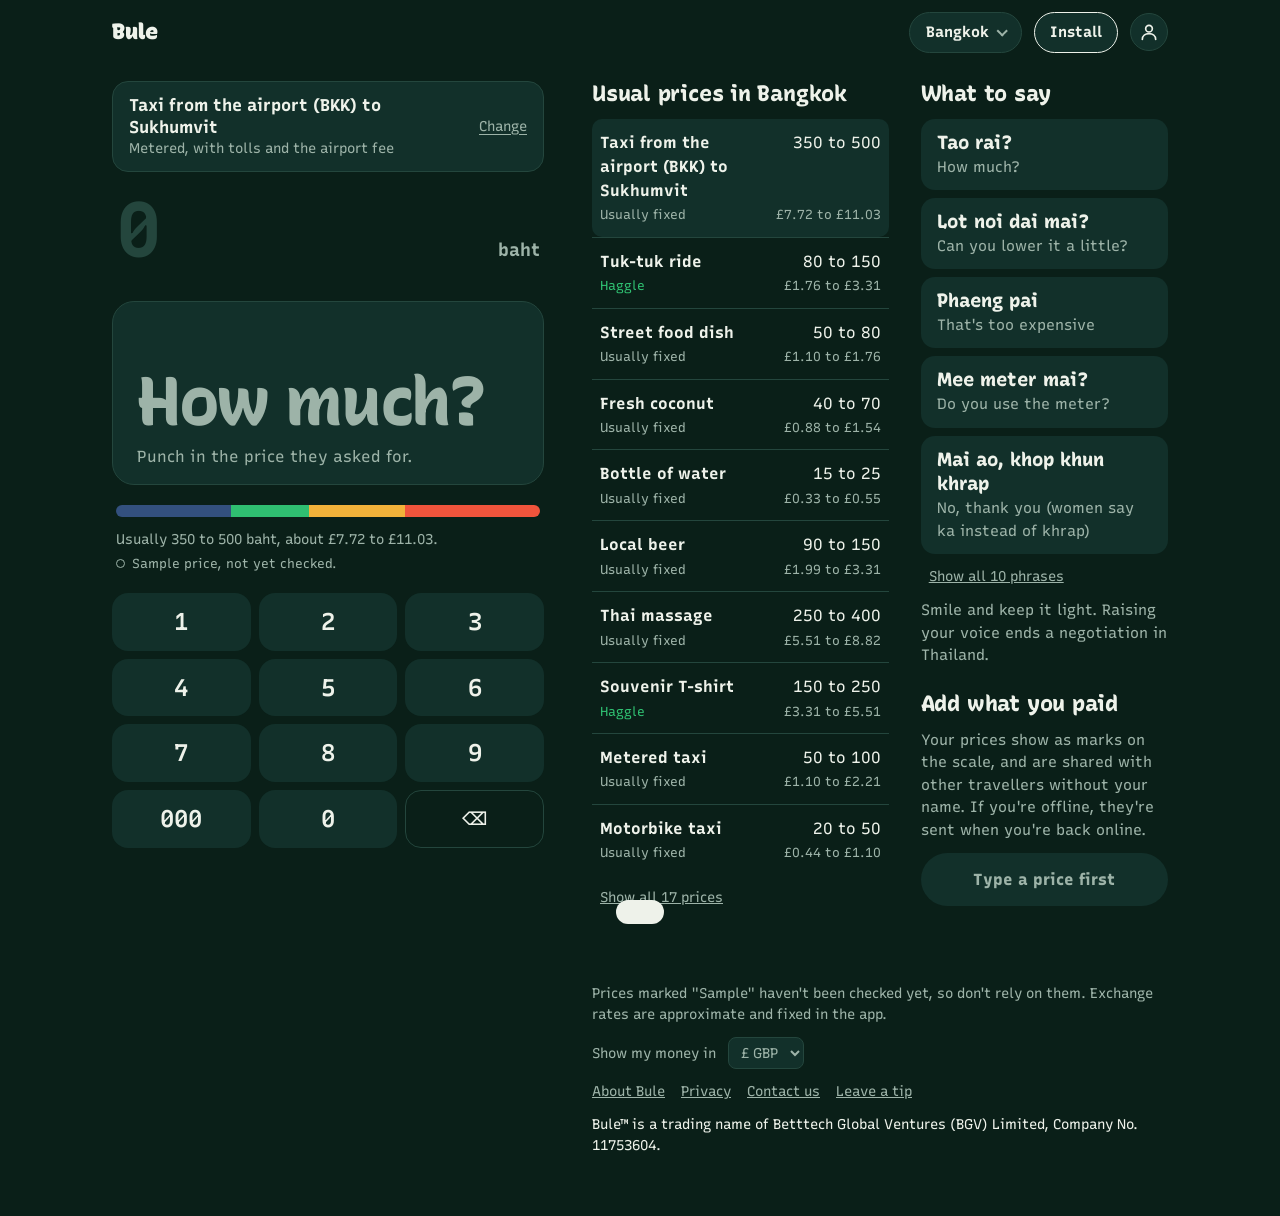
<file: index.html>
<!doctype html>
<!-- Copyright © 2026 Betttech Global Ventures (BGV) Limited. All rights reserved. See LICENSE. -->
<html lang="en">
<head>
<!-- Google tag (gtag.js) -->
<script async src="https://www.googletagmanager.com/gtag/js?id=G-DRYF42HMZE"></script>
<script>
  // Turned off when "Send anonymous usage counts" is unticked in Privacy.
  if (localStorage.getItem("bule.usage.off") === "yes") window["ga-disable-G-DRYF42HMZE"] = true;
  window.dataLayer = window.dataLayer || [];
  function gtag(){dataLayer.push(arguments);}
  gtag('js', new Date());

  gtag('config', 'G-DRYF42HMZE');
</script>
<meta charset="utf-8">
<meta name="viewport" content="width=device-width, initial-scale=1, viewport-fit=cover">
<title>Bule</title>
<meta name="description" content="Tells you whether the price you've been quoted is fair, and what to say next. Works offline.">
<meta name="theme-color" content="#0A1F18">
<meta name="apple-mobile-web-app-capable" content="yes">
<meta name="mobile-web-app-capable" content="yes">
<meta name="apple-mobile-web-app-status-bar-style" content="black-translucent">
<meta name="apple-mobile-web-app-title" content="Bule">
<link rel="manifest" href="manifest.webmanifest">
<link rel="apple-touch-icon" href="icons/apple-touch-icon.png">
<link rel="icon" href="icons/icon-192.png" sizes="192x192">
<link rel="preconnect" href="https://fonts.googleapis.com">
<link rel="preconnect" href="https://fonts.gstatic.com" crossorigin>
<link href="https://fonts.googleapis.com/css2?family=Recursive:slnt,wght,CASL,MONO@-15..0,300..1000,0..1,0..1&display=swap" rel="stylesheet">
<link rel="stylesheet" href="app.css">
</head>
<body>

<header class="bar">
  <h1 class="brand">Bule</h1>
  <button class="chip city-btn" type="button" id="city-btn" aria-haspopup="dialog">
    <span class="visually-hidden">City: </span><span id="city-nm"></span>
  </button>
  <span class="status" id="status" hidden></span>
  <button class="chip install" type="button" id="install" hidden>Install</button>
  <button class="acct" type="button" id="acct" aria-haspopup="dialog" hidden></button>
</header>

<main>
  <!-- The counter: pick a thing, punch in the price, get the verdict -->
  <section class="counter">
    <button class="item-btn" type="button" id="item-btn" aria-haspopup="dialog">
      <span class="item-nm" id="item-nm"></span>
      <span class="item-sub" id="item-sub"></span>
      <span class="item-cue" aria-hidden="true">Change</span>
    </button>

    <div class="entry" id="entry-wrap">
      <output class="entry-num" id="entry" for="pad">0</output>
      <span class="entry-cur" id="entry-cur"></span>
      <span class="entry-home" id="entry-home"></span>
    </div>

    <div class="verdict" id="verdict" data-state="empty" aria-live="polite">
      <p class="word" id="word">How much?</p>
      <p class="advice" id="advice">Punch in the price they asked for.</p>
      <p class="move" id="move" hidden></p>
    </div>

    <div class="scale">
      <div class="track" id="track">
        <div class="zones" id="zones" aria-hidden="true"></div>
        <div class="mine-dots" id="mine-dots" aria-hidden="true"></div>
        <div class="needle" id="needle" hidden aria-hidden="true"></div>
      </div>
      <p class="scale-key" id="scale-key"></p>
      <p class="source" id="source"></p>
    </div>

    <div class="pad" id="pad" role="group" aria-label="Price keypad"></div>
  </section>

  <div class="panels">
    <section class="panel" aria-labelledby="list-h">
      <h2 id="list-h">Usual prices</h2>
      <ul class="prices" id="prices"></ul>
      <button class="link more" type="button" id="more-prices" aria-controls="prices" aria-expanded="false" hidden></button>
    </section>

    <div class="side">
      <section class="panel" aria-labelledby="say-h">
        <h2 id="say-h">What to say</h2>
        <ul class="phrases" id="phrases"></ul>
        <button class="link more" type="button" id="more-phrases" aria-controls="phrases" aria-expanded="false" hidden></button>
        <p class="tip" id="city-tip"></p>
      </section>

      <section class="panel" id="partners-panel" aria-labelledby="partners-h" hidden>
        <h2 id="partners-h">Partners</h2>
        <p class="note">Local businesses that recommend Bule. They never change our prices.</p>
        <ul class="partners" id="partners"></ul>
      </section>

      <section class="panel" aria-labelledby="add-h">
        <h2 id="add-h">Add what you paid</h2>
        <p class="note" id="add-note"></p>
        <form id="add" novalidate>
          <button class="paid-btn" type="submit" id="paid-btn" disabled>Type a price first</button>
          <p class="msg" id="add-msg" role="status"></p>
          <button class="link" type="button" id="clear" hidden>Remove my prices for this city</button>
        </form>
      </section>
    </div>
  </div>

  <footer>
    <p>Prices marked "Sample" haven't been checked yet, so don't rely on them. Exchange rates are approximate and fixed in the app.</p>
    <p class="settings">
      <label>Show my money in
        <select id="home">
          <option value="GBP">£ GBP</option>
          <option value="USD">$ USD</option>
          <option value="EUR">€ EUR</option>
        </select>
      </label>
    </p>
    <p class="links"><button class="link" type="button" data-about>About Bule</button>
      <button class="link" type="button" data-privacy>Privacy</button>
      <a class="link" href="mailto:hello@bule.life?subject=Bule">Contact us</a>
      <a class="link" data-tip data-tip-link target="_blank" rel="noopener" hidden>Leave a tip</a></p>
    <p class="org">Bule™ is a trading name of Betttech Global Ventures (BGV) Limited, Company No. 11753604.</p>
  </footer>
</main>

<dialog class="sheet" id="picker" aria-labelledby="picker-h">
  <div class="sheet-in">
    <div class="sheet-top">
      <h2 id="picker-h"></h2>
      <button class="x" type="button" id="picker-x" aria-label="Close">&times;</button>
    </div>
    <input type="search" id="picker-q" placeholder="Search" autocomplete="off">
    <ul class="picker-list" id="picker-list"></ul>
  </div>
</dialog>

<dialog class="sheet" id="request" aria-labelledby="request-h">
  <form class="sheet-in" id="request-form" novalidate>
    <div class="sheet-top">
      <h2 id="request-h">Request a country</h2>
      <button class="x" type="button" id="request-x" aria-label="Close">&times;</button>
    </div>
    <p class="note">Tell us where you're going. We add the most-requested places first.</p>
    <label class="field">Country
      <input id="req-country" maxlength="60" autocomplete="off" required>
    </label>
    <label class="field">City <span class="opt">(optional)</span>
      <input id="req-city" maxlength="60" autocomplete="off">
    </label>
    <label class="field">Email <span class="opt">(optional)</span>
      <input id="req-email" type="email" maxlength="120" autocomplete="email">
      <span class="hint">Only if you'd like us to tell you when it's added.</span>
    </label>
    <button class="paid-btn" type="submit">Send request</button>
    <p class="msg bad" id="req-msg" role="status"></p>
  </form>
</dialog>

<dialog class="sheet" id="price-request" aria-labelledby="preq-h">
  <form class="sheet-in" id="price-request-form" novalidate>
    <div class="sheet-top">
      <h2 id="preq-h">Request a price</h2>
      <button class="x" type="button" id="price-request-x" aria-label="Close">&times;</button>
    </div>
    <p class="note">Tell us what you're buying. We add the most-requested things first.</p>
    <label class="field">What are you buying?
      <input id="preq-item" maxlength="80" autocomplete="off" placeholder="Like a boat trip or a haircut" required>
    </label>
    <label class="field">Details <span class="opt">(optional)</span>
      <input id="preq-details" maxlength="120" autocomplete="off" placeholder="Like how long, how big, or where">
    </label>
    <label class="field">Email <span class="opt">(optional)</span>
      <input id="preq-email" type="email" maxlength="120" autocomplete="email">
      <span class="hint">Only if you'd like us to tell you when it's added.</span>
    </label>
    <button class="paid-btn" type="submit">Send request</button>
    <p class="msg bad" id="preq-msg" role="status"></p>
  </form>
</dialog>

<dialog class="sheet" id="install-help" aria-labelledby="install-h">
  <div class="sheet-in">
    <div class="sheet-top">
      <h2 id="install-h">Add Bule to your home screen</h2>
      <button class="x" type="button" id="install-x" aria-label="Close">&times;</button>
    </div>
    <ol class="steps" id="install-steps"></ol>
    <p class="note">After that, open Bule from your home screen. It works with no signal.</p>
  </div>
</dialog>

<dialog class="sheet" id="account" aria-labelledby="account-h">
  <div class="sheet-in">
    <div class="sheet-top">
      <h2 id="account-h">Sign in</h2>
      <button class="x" type="button" id="account-x" aria-label="Close">&times;</button>
    </div>
    <div id="acc-out">
      <p class="note" id="acc-intro">You don't need an account to use Bule. Signing in lets us know who's using it and we inform you of the new cities we support.</p>
      <button class="google-btn" type="button" id="acc-google" hidden>
        <svg viewBox="0 0 48 48" width="20" height="20" aria-hidden="true"><path fill="#EA4335" d="M24 9.5c3.5 0 6.6 1.2 9.1 3.6l6.8-6.8C35.8 2.4 30.3 0 24 0 14.6 0 6.6 5.4 2.7 13.3l7.9 6.1C12.5 13.6 17.8 9.5 24 9.5z"/><path fill="#4285F4" d="M46.1 24.5c0-1.6-.1-3.1-.4-4.5H24v9h12.4c-.5 2.9-2.2 5.3-4.6 7l7.4 5.7c4.3-4 6.9-9.9 6.9-17.2z"/><path fill="#FBBC05" d="M10.5 28.6c-.5-1.4-.8-3-.8-4.6s.3-3.2.8-4.6l-7.9-6.1C1 16.6 0 20.2 0 24s1 7.4 2.7 10.7l7.8-6.1z"/><path fill="#34A853" d="M24 48c6.5 0 11.9-2.1 15.9-5.8l-7.4-5.7c-2.1 1.4-4.8 2.3-8.5 2.3-6.2 0-11.5-4.1-13.4-9.9l-7.9 6.1C6.6 42.6 14.6 48 24 48z"/></svg>
        Continue with Google
      </button>
      <p class="or" id="acc-or" hidden><span>or</span></p>
    </div>
    <form id="acc-form" novalidate>
      <label class="field" id="acc-name-f" hidden>Name <span class="opt">(optional)</span>
        <input id="acc-name" maxlength="80" autocomplete="name">
      </label>
      <label class="field" id="acc-email-f">Email
        <input id="acc-email" type="email" maxlength="120" autocomplete="email" required>
      </label>
      <label class="field" id="acc-pass-f"><span id="acc-pass-l">Password</span>
        <input id="acc-pass" type="password" maxlength="72" autocomplete="current-password" required>
        <span class="hint" id="acc-pass-hint"></span>
      </label>
      <button class="paid-btn" type="submit" id="acc-submit">Sign in</button>
      <p class="msg bad" id="acc-msg" role="status"></p>
      <p class="acc-links" id="acc-links">
        <button class="link" type="button" id="acc-mode">New to Bule? Create an account</button>
        <button class="link" type="button" id="acc-forgot">Forgot your password?</button>
      </p>
    </form>
    <div id="acc-in" hidden>
      <p class="note" id="acc-who"></p>
      <button class="paid-btn" type="button" id="acc-signout">Sign out</button>
      <p class="msg bad" id="acc-in-msg" role="status"></p>
      <p class="acc-links">
        <button class="link" type="button" data-privacy>Privacy</button>
        <button class="link" type="button" id="acc-delete">Delete my account</button>
      </p>
    </div>
  </div>
</dialog>

<dialog class="sheet" id="about" aria-labelledby="about-h">
  <div class="sheet-in">
    <div class="sheet-top">
      <h2 id="about-h">About Bule</h2>
      <button class="x" type="button" id="about-x" aria-label="Close">&times;</button>
    </div>
    <div class="prose">
      <p><b>Bule</b> (boo-lay) is Indonesian slang for a foreigner, usually the one paying double. The app tells you in a second whether the price you've been quoted is fair, and what to offer instead. It's free, there's nothing to download, and it works with no signal.</p>
      <p><b>Why we built it.</b> We're travellers too. We've paid triple for a taxi, haggled hard over a few pence, and never known which is fair. The correct price was always out there, but only locals knew it. So we built Bule to put it in every traveller's pocket: one quick check before you pay, so you can stop worrying about being ripped off and get back to enjoying the trip.</p>
      <p><b>How we built it.</b> Bule is a small web app, so it opens straight from bule.life and keeps working when you lose signal on a beach or a mountain. It's built for the moment you're standing at the stall: pick what you're buying, type what they asked, and get an answer in a second, along with what to say in the local language.</p>
      <p><b>Where the prices come from.</b> Each price starts as our best estimate, marked "Sample". Local scouts then check it on the ground. Once enough travellers have added what they paid, their prices take over.</p>
      <p><b>Our local scouts.</b> We pay people who live in each place, and speak the language, to visit markets, warungs, harbours and shops and ask what things cost, the way a local would. For each item they find at least 5 prices from at least 3 different sellers, with a photo of the stall, menu or price board. We check every price before it goes into the app. We're starting in Lombok, then Bangkok, Hanoi and Marrakech.</p>
      <p><b>Want to be a scout?</b> If you live somewhere Bule covers and know what things really cost, get in touch using the link below. <a class="link" href="mailto:hello@bule.life?subject=Bule%20scouts">Become a scout</a></p>
      <p><b>Our partners.</b> Some local businesses recommend Bule to their guests, and in return we show them under "Partners" in their city. It's free for them, and partners never change our prices. Run a business that travellers use? <a class="link" href="mailto:hello@bule.life?subject=Bule%20partners">Become a partner</a></p>
      <p data-tip hidden><b>Help pay a local scout.</b> Bule is free to use. If it saved you money, a small tip helps pay local scouts to check the prices in the next city. <a class="link" data-tip-link target="_blank" rel="noopener">Leave a tip</a></p>
      <p><b>Who we are.</b> Bule is made in the UK by Betttech Global Ventures (BGV) Limited. Questions, ideas or a price that looks wrong? <a class="link" href="mailto:hello@bule.life?subject=Bule">Drop us an email</a>.</p>
    </div>
  </div>
</dialog>

<dialog class="sheet" id="privacy" aria-labelledby="privacy-h">
  <div class="sheet-in">
    <div class="sheet-top">
      <h2 id="privacy-h">Privacy</h2>
      <button class="x" type="button" id="privacy-x" aria-label="Close">&times;</button>
    </div>
    <div class="prose">
      <p><b>Without an account,</b> Bule makes a random ID for this phone. It isn't linked to your name, and we can't tell who you are from it.</p>
      <p><b>Usage counts.</b> To see how Bule is used, it records things like opening the app, choosing a city, checking a price and whether that price was fair. It doesn't record the price you typed or where you are.</p>
      <p><b>Google Analytics</b> also counts visits to this website, using a cookie. Google sees roughly which country you're in and what kind of phone you use, but not your name or the prices you check. Untick the box below to turn it off.</p>
      <p><b>Prices you add</b> are shared with other travellers without your name. They're only shown as part of a range, never one by one.</p>
      <p><b>If you sign in,</b> we keep your email address, your name if you give it, and when you signed up. We link your usage to your account so we know how many people use Bule. We don't sell or share any of this.</p>
      <p><b>To delete your account,</b> sign in and choose Delete my account, or email <a class="link" href="mailto:hello@bule.life?subject=Bule%20privacy">hello@bule.life</a>.</p>
      <p><label class="check"><input type="checkbox" id="usage-on"> Send anonymous usage counts</label></p>
    </div>
  </div>
</dialog>

<div class="toast" id="toast" role="status" aria-live="polite"></div>

<script src="config.js"></script>
<script src="cities.js"></script>
<script src="account.js"></script>
<script src="app.js"></script>
</body>
</html>
</file>
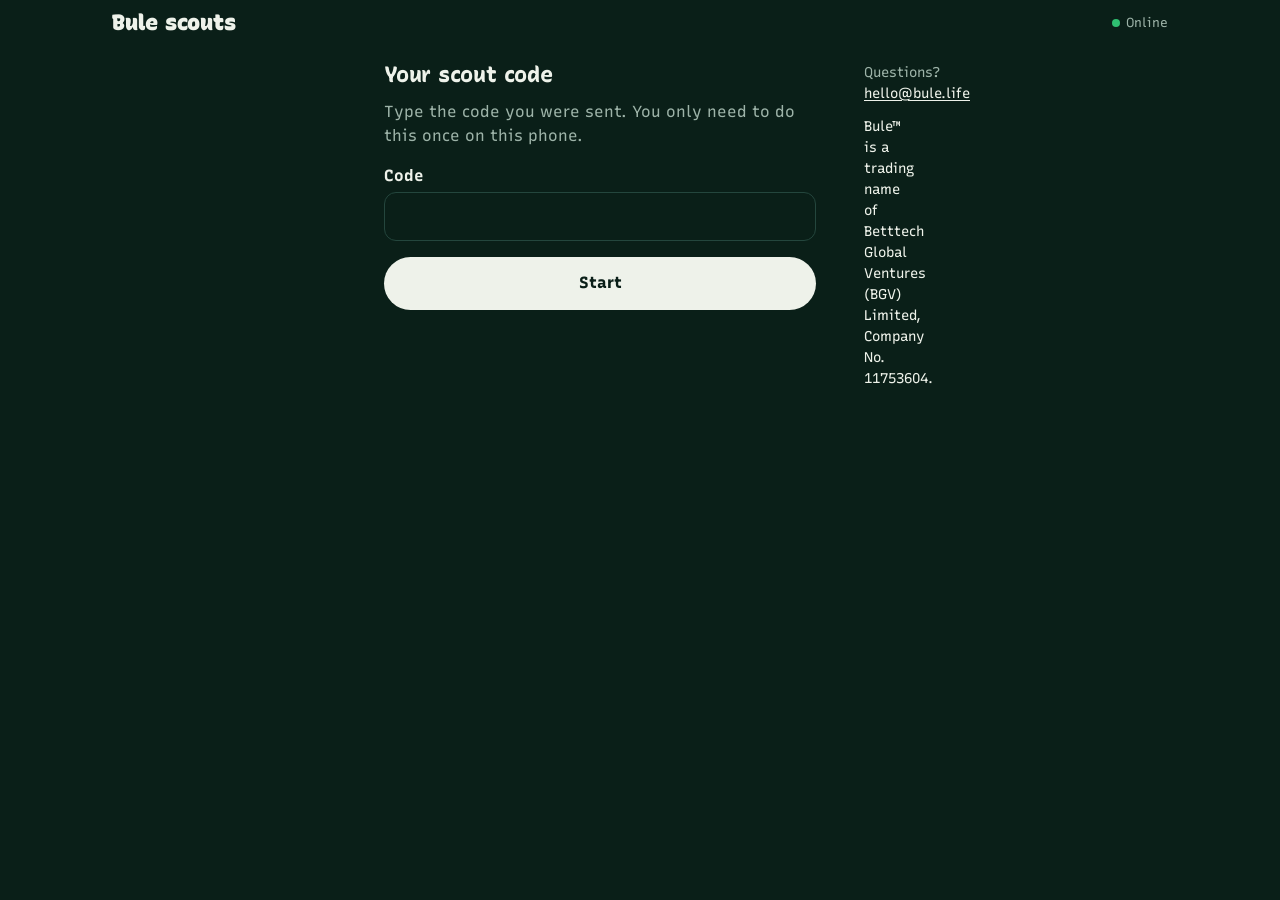
<file: scout.html>
<!doctype html>
<!-- Copyright © 2026 Betttech Global Ventures (BGV) Limited. All rights reserved. See LICENSE. -->
<html lang="en">
<head>
<!-- Google tag (gtag.js) -->
<script async src="https://www.googletagmanager.com/gtag/js?id=G-DRYF42HMZE"></script>
<script>
  // Turned off when "Send anonymous usage counts" is unticked in Privacy.
  if (localStorage.getItem("bule.usage.off") === "yes") window["ga-disable-G-DRYF42HMZE"] = true;
  window.dataLayer = window.dataLayer || [];
  function gtag(){dataLayer.push(arguments);}
  gtag('js', new Date());

  gtag('config', 'G-DRYF42HMZE');
</script>
<meta charset="utf-8">
<meta name="viewport" content="width=device-width, initial-scale=1, viewport-fit=cover">
<title>Bule scouts</title>
<meta name="robots" content="noindex">
<meta name="theme-color" content="#0A1F18">
<meta name="apple-mobile-web-app-capable" content="yes">
<meta name="apple-mobile-web-app-status-bar-style" content="black-translucent">
<meta name="apple-mobile-web-app-title" content="Bule scouts">
<link rel="apple-touch-icon" href="icons/apple-touch-icon.png">
<link rel="icon" href="icons/icon-192.png" sizes="192x192">
<link rel="preconnect" href="https://fonts.googleapis.com">
<link rel="preconnect" href="https://fonts.gstatic.com" crossorigin>
<link href="https://fonts.googleapis.com/css2?family=Recursive:slnt,wght,CASL,MONO@-15..0,300..1000,0..1,0..1&display=swap" rel="stylesheet">
<link rel="stylesheet" href="app.css">
</head>
<body>

<header class="bar">
  <h1 class="brand">Bule scouts</h1>
  <span class="status" id="status" hidden></span>
</header>

<main class="scout">
  <!-- Step 1: the scout's code -->
  <section class="panel" id="signin" hidden aria-labelledby="signin-h">
    <h2 id="signin-h">Your scout code</h2>
    <p class="lead">Type the code you were sent. You only need to do this once on this phone.</p>
    <form id="code-form" novalidate>
      <label class="field">Code
        <input id="code" autocomplete="off" autocapitalize="characters" spellcheck="false" maxlength="20" required>
      </label>
      <button class="paid-btn" type="submit">Start</button>
      <p class="msg bad" id="code-msg" role="status"></p>
    </form>
  </section>

  <!-- Step 2: add prices -->
  <section class="panel" id="work" hidden aria-labelledby="work-h">
    <h2 id="work-h">Add a price</h2>
    <p class="lead" id="hello"></p>
    <form id="price-form" novalidate>
      <label class="field">Item
        <select id="item" required></select>
        <span class="hint" id="item-hint"></span>
      </label>
      <label class="field">Where
        <input id="place" maxlength="200" autocomplete="off" required>
        <span class="hint">So someone could find it, like "Corner of Hang Bac and Ma May".</span>
      </label>
      <div class="two">
        <label class="field">First price
          <input id="first" inputmode="decimal" autocomplete="off">
          <span class="hint">What they asked first</span>
        </label>
        <label class="field">Final price
          <input id="final" inputmode="decimal" autocomplete="off" required>
          <span class="hint">The lowest they agreed to</span>
        </label>
      </div>
      <fieldset class="choice">
        <legend>Did you buy it?</legend>
        <label><input type="radio" name="bought" value="yes"> Yes</label>
        <label><input type="radio" name="bought" value="no" checked> No</label>
      </fieldset>
      <label class="field photo-pick">Photo
        <input id="photo" type="file" accept="image/*">
        <span class="hint">Of the stall, menu, price board or receipt. No faces, please.</span>
        <img id="photo-preview" alt="" hidden>
      </label>
      <label class="field">Date
        <input id="date" type="date" required>
      </label>
      <label class="field">Notes <span class="opt">(optional)</span>
        <textarea id="notes" maxlength="1000"></textarea>
      </label>
      <button class="paid-btn" type="submit">Save this price</button>
      <p class="msg bad" id="price-msg" role="status"></p>
    </form>
  </section>

  <section class="panel" id="sent-panel" hidden aria-labelledby="queue-h">
    <h2 id="queue-h">Your prices</h2>
    <p class="lead" id="queue-note"></p>
    <ul class="queue" id="queue"></ul>
    <p><button class="paid-btn" type="button" id="send" hidden>Send now</button></p>
    <h2>Progress</h2>
    <p class="lead">Each item needs at least 5 prices, from at least 3 different sellers.</p>
    <ul class="queue" id="progress"></ul>
    <p><button class="link" type="button" id="signout">Not you? Use a different code</button></p>
  </section>

  <footer>
    <p>Questions? <a class="link" href="mailto:hello@bule.life?subject=Bule%20scouts">hello@bule.life</a></p>
    <p class="org">Bule™ is a trading name of Betttech Global Ventures (BGV) Limited, Company No. 11753604.</p>
  </footer>
</main>

<div class="toast" id="toast" role="status" aria-live="polite"></div>

<script src="config.js"></script>
<script src="cities.js"></script>
<script src="scout.js"></script>
</body>
</html>
</file>
<file: app.css>
/* Copyright © 2026 Betttech Global Ventures (BGV) Limited. All rights reserved. See LICENSE. */
:root {
  --night: #0A1F18;    /* banknote green at night, the ground */
  --deep: #12302A;     /* raised surfaces */
  --rim: #24463D;      /* borders on dark */
  --paper: #EEF2EA;    /* text on dark */
  --muted: #9DB3A8;
  --fair: #2FBF71;
  --high: #F2B23A;
  --over: #F0543C;
  --cheap: #7FA8F5;

  --font: "Recursive", "Avenir Next", system-ui, sans-serif;
  --s1: 0.25rem; --s2: 0.5rem; --s3: 0.75rem; --s4: 1rem; --s5: 1.5rem; --s6: 2rem; --s7: 3rem;
  --safe-b: env(safe-area-inset-bottom, 0px);
  --safe-t: env(safe-area-inset-top, 0px);
}
* { box-sizing: border-box; }
html { -webkit-text-size-adjust: 100%; background: var(--night); color-scheme: dark; }
body {
  margin: 0; min-height: 100dvh; color: var(--paper); background: var(--night);
  font: 400 1rem/1.5 var(--font);
  font-variation-settings: "CASL" 0, "MONO" 0;
  -webkit-tap-highlight-color: transparent;
}
:focus-visible { outline: 3px solid var(--paper); outline-offset: 2px; border-radius: 6px; }
/* Without this, any display rule (like .chip's) would show elements marked hidden. */
[hidden] { display: none !important; }
.visually-hidden { position: absolute; width: 1px; height: 1px; overflow: hidden; clip: rect(0 0 0 0); white-space: nowrap; }
button, select, input { font: inherit; color: inherit; }
button { cursor: pointer; }

/* ---------- Top bar ---------- */
.bar {
  display: flex; align-items: center; gap: var(--s3);
  padding: calc(var(--safe-t) + var(--s3)) var(--s4) var(--s3);
  max-width: 68rem; margin: 0 auto;
}
.brand {
  margin: 0 auto 0 0; font: 900 1.375rem/1 var(--font);
  font-variation-settings: "CASL" 1, "MONO" 0; letter-spacing: -0.01em;
}
.chip {
  display: inline-flex; align-items: center; position: relative;
  background: var(--deep); border: 1px solid var(--rim); border-radius: 999px;
}
.chip.city-btn { font-weight: 700; font-size: 0.9375rem; padding: 0.5rem 2rem 0.5rem 0.95rem; white-space: nowrap; }
.chip.city-btn:hover { border-color: var(--muted); }
.chip::after {
  content: ""; position: absolute; right: 0.9rem; top: 50%; width: 0.4rem; height: 0.4rem; margin-top: -0.3rem;
  border-right: 2px solid var(--muted); border-bottom: 2px solid var(--muted); transform: rotate(45deg); pointer-events: none;
}
button.chip.install { border-color: var(--paper); padding: 0.5rem 0.95rem; font-weight: 700; font-size: 0.9375rem; }
button.chip.install::after { display: none; }
.acct {
  flex: none; width: 2.375rem; height: 2.375rem; border-radius: 50%; display: grid; place-items: center; padding: 0;
  background: var(--deep); border: 1px solid var(--rim); color: var(--paper); font-weight: 800; font-size: 1rem;
}
.acct:hover { border-color: var(--muted); }
.acct.in { background: var(--fair); border-color: var(--fair); color: #062114; }
.status { font-size: 0.8125rem; color: var(--muted); display: inline-flex; align-items: center; gap: 0.4rem; }
.status::before { content: ""; width: 0.5rem; height: 0.5rem; border-radius: 50%; background: var(--fair); }
.status.off::before { background: var(--high); }
@media (max-width: 420px) { .status { font-size: 0; gap: 0; } } /* dot only on small phones */

main { max-width: 68rem; margin: 0 auto; padding: 0 var(--s4) calc(var(--safe-b) + var(--s7)); }

/* ---------- The counter ---------- */
.counter { display: grid; gap: var(--s3); max-width: 30rem; margin: 0 auto var(--s7); }

.item-btn {
  display: grid; grid-template-columns: 1fr auto; text-align: left; gap: 0 var(--s3);
  background: var(--deep); border: 1px solid var(--rim); border-radius: 16px; padding: var(--s3) var(--s4);
}
.item-btn:hover { border-color: var(--muted); }
.item-nm { font-weight: 700; font-size: 1.0625rem; line-height: 1.3; }
.item-sub { grid-row: 2; color: var(--muted); font-size: 0.875rem; }
.item-cue { grid-row: 1 / span 2; grid-column: 2; align-self: center; font-size: 0.875rem; color: var(--muted); text-decoration: underline; text-underline-offset: 3px; }

.entry {
  display: grid; grid-template-columns: 1fr auto; align-items: baseline; gap: 0 var(--s3);
  padding: var(--s2) var(--s1) 0;
}
.entry-num {
  font: 700 clamp(3.25rem, 15vw, 4.75rem)/1 var(--font);
  font-variation-settings: "CASL" 0, "MONO" 1; letter-spacing: -0.04em;
  font-variant-numeric: tabular-nums; overflow-wrap: anywhere; min-width: 0;
}
.entry[data-empty] .entry-num { color: var(--rim); }
.entry-cur { font-weight: 700; color: var(--muted); font-size: 1.125rem; }
.entry-home { grid-column: 1 / -1; color: var(--muted); font-size: 0.9375rem; min-height: 1.4em; font-variant-numeric: tabular-nums; }

/* The verdict floods the whole panel with its colour */
.verdict {
  border-radius: 22px; padding: var(--s5) var(--s5) var(--s4);
  background: var(--deep); color: var(--paper); border: 1px solid var(--rim);
  min-height: 11.5rem; display: flex; flex-direction: column; justify-content: flex-end;
  transition: background-color 200ms ease, color 200ms ease, border-color 200ms ease;
}
.verdict[data-state="fair"]  { background: var(--fair);  color: #062114; border-color: var(--fair); }
.verdict[data-state="high"]  { background: var(--high);  color: #2A1A00; border-color: var(--high); }
.verdict[data-state="over"]  { background: var(--over);  color: #250500; border-color: var(--over); }
.verdict[data-state="cheap"] { background: var(--cheap); color: #071631; border-color: var(--cheap); }
.word {
  margin: 0; font: 1000 clamp(2.75rem, 13vw, 4.25rem)/0.92 var(--font);
  font-variation-settings: "CASL" 1, "MONO" 0; letter-spacing: -0.035em;
}
.verdict[data-state="empty"] .word { color: var(--muted); font-weight: 800; }
.verdict.pop .word { animation: pop 320ms cubic-bezier(.3,1.6,.5,1); }
@keyframes pop { from { transform: scale(0.92); } to { transform: scale(1); } }
.advice { margin: var(--s3) 0 0; font-size: 1rem; line-height: 1.45; max-width: 34rem; }
.verdict[data-state="empty"] .advice { color: var(--muted); }
.move {
  margin: var(--s4) 0 0; display: flex; gap: var(--s2); flex-wrap: wrap;
}
.move span {
  display: inline-flex; flex-direction: column; padding: var(--s2) var(--s3); border-radius: 12px;
  background: rgba(0,0,0,.14); line-height: 1.2;
}
.move small { font-size: 0.8125rem; opacity: .85; }
.move b { font: 800 1.25rem/1.2 var(--font); font-variation-settings: "CASL" 0, "MONO" 1; font-variant-numeric: tabular-nums; }

/* Scale: zones match the verdict thresholds */
.scale { padding: var(--s2) var(--s1) 0; }
.track { position: relative; height: 0.75rem; }
.zones { display: flex; height: 100%; border-radius: 999px; overflow: hidden; }
.zones i { display: block; height: 100%; }
.zones .z-cheap { background: #33507E; }
.zones .z-fair  { background: var(--fair); }
.zones .z-high  { background: var(--high); }
.zones .z-over  { background: var(--over); }
.needle {
  position: absolute; top: -0.45rem; height: 1.65rem; width: 0.3rem; margin-left: -0.15rem;
  background: var(--paper); border-radius: 999px; box-shadow: 0 0 0 3px var(--night);
  transition: left 360ms cubic-bezier(.3,1.4,.5,1);
}
.needle[hidden] { display: none; }
.mine-dots span {
  position: absolute; top: 50%; width: 0.55rem; height: 0.55rem; margin: -0.275rem 0 0 -0.275rem;
  border-radius: 50%; background: var(--night); border: 2px solid var(--paper);
}
.scale-key { margin: var(--s3) 0 0; font-size: 0.875rem; color: var(--muted); font-variant-numeric: tabular-nums; }
.source { margin: var(--s1) 0 0; font-size: 0.8125rem; color: var(--muted); display: flex; align-items: center; gap: 0.4rem; }
.source::before { content: ""; width: 0.45rem; height: 0.45rem; border-radius: 50%; border: 1.5px solid var(--muted); flex: none; }
.source[data-live="yes"] { color: var(--paper); }
.source[data-live="yes"]::before { background: var(--fair); border-color: var(--fair); }

/* Keypad */
.pad { display: grid; grid-template-columns: repeat(3, 1fr); gap: var(--s2); margin-top: var(--s2); }
.key {
  border: 0; border-radius: 16px; background: var(--deep); min-height: 3.6rem;
  font: 600 1.5rem/1 var(--font); font-variation-settings: "CASL" 0, "MONO" 1;
  touch-action: manipulation; user-select: none; -webkit-user-select: none;
}
.key:hover { background: var(--rim); }
.key:active { transform: scale(0.96); background: var(--rim); }
.key.fn { background: transparent; border: 1px solid var(--rim); font-size: 1.125rem; font-variation-settings: "CASL" 0, "MONO" 0; }

/* ---------- Lower panels ---------- */
.panels { display: grid; gap: var(--s5); }
.side { display: grid; gap: var(--s5); align-content: start; }
.panel h2 { font: 800 1.375rem/1.2 var(--font); font-variation-settings: "CASL" 1, "MONO" 0; margin: 0 0 var(--s3); letter-spacing: -0.01em; }

ul.prices { list-style: none; margin: 0; padding: 0; }
ul.prices li + li { border-top: 1px solid var(--rim); }
.panel .more { display: block; margin: var(--s3) var(--s2) 0; }
.row {
  all: unset; box-sizing: border-box; cursor: pointer; width: 100%;
  display: grid; grid-template-columns: minmax(0, 1fr) auto; gap: 0.15rem var(--s4); align-items: baseline;
  padding: var(--s3) var(--s2);
}
.row:hover { background: var(--deep); border-radius: 10px; }
.row:focus-visible { outline: 3px solid var(--paper); outline-offset: -3px; border-radius: 10px; }
.row[aria-current="true"] { background: var(--deep); border-radius: 10px; }
.row .nm { font-weight: 700; }
.row .rng { font-variant-numeric: tabular-nums; text-align: right; white-space: nowrap; }
.row .how { font-size: 0.8125rem; color: var(--muted); }
.row .how.haggle { color: var(--fair); }
.row .hm { font-size: 0.8125rem; color: var(--muted); text-align: right; font-variant-numeric: tabular-nums; }

ul.phrases { list-style: none; margin: 0; padding: 0; display: grid; gap: var(--s2); }
.phrase { background: var(--deep); border-radius: 14px; padding: var(--s3) var(--s4); }
.phrase .say { display: block; font: 800 1.1875rem/1.3 var(--font); font-variation-settings: "CASL" 1, "MONO" 0; }
.phrase .means { display: block; color: var(--muted); font-size: 0.9375rem; }
.tip { margin: var(--s3) 0 0; color: var(--muted); font-size: 0.9375rem; }

ul.partners { list-style: none; margin: 0; padding: 0; display: grid; gap: var(--s2); }
.partner { display: block; background: var(--deep); border-radius: 14px; padding: var(--s3) var(--s4); color: inherit; text-decoration: none; }
.partner:hover { box-shadow: inset 0 0 0 1px var(--rim); }
.partner .nm { display: block; font-weight: 800; }
.partner .nm::after { content: " \2197"; color: var(--muted); font-weight: 400; }
.partner .what { display: block; font-size: 0.8125rem; }
.partner .line { display: block; color: var(--muted); font-size: 0.9375rem; margin-top: 0.15rem; }
.note { margin: 0 0 var(--s3); color: var(--muted); font-size: 0.9375rem; }

.paid-btn {
  width: 100%; border: 0; border-radius: 999px; padding: 0.9rem 1.2rem;
  background: var(--paper); color: var(--night); font-weight: 800; font-size: 1rem;
}
.paid-btn:hover { background: #FFFFFF; }
.paid-btn:disabled { background: var(--deep); color: var(--muted); cursor: default; }
.msg { margin: var(--s2) 0 0; font-size: 0.9375rem; min-height: 1.4em; }
button.link { all: unset; cursor: pointer; color: var(--muted); text-decoration: underline; font-size: 0.875rem; }
button.link:focus-visible { outline: 3px solid var(--paper); outline-offset: 2px; }
a.link { color: var(--paper); text-decoration: underline; text-underline-offset: 2px; }
a.link:hover { color: #FFFFFF; }

/* ---------- Forms ---------- */
.field { display: block; font-weight: 700; margin: 0 0 var(--s4); }
.field .opt { font-weight: 400; color: var(--muted); }
.field input, .field select, .field textarea {
  display: block; width: 100%; margin-top: var(--s1); font-weight: 400; font-size: 1rem;
  background: var(--night); border: 1px solid var(--rim); border-radius: 12px; padding: 0.7rem 0.85rem;
}
.field textarea { resize: vertical; min-height: 5rem; }
.field .hint { display: block; font-weight: 400; color: var(--muted); font-size: 0.875rem; margin-top: var(--s1); }
.two { display: grid; grid-template-columns: 1fr 1fr; gap: var(--s3); }
.choice { border: 0; padding: 0; margin: 0 0 var(--s4); }
.choice legend { font-weight: 700; padding: 0; margin-bottom: var(--s1); }
.choice label {
  display: inline-flex; align-items: center; gap: var(--s2); margin-right: var(--s2);
  background: var(--night); border: 1px solid var(--rim); border-radius: 999px; padding: 0.5rem 1rem;
}
.choice label:has(input:checked) { border-color: var(--paper); }
.msg.bad { color: var(--over); }
ol.steps { margin: 0 0 var(--s4); padding-left: 1.4rem; }
ol.steps li { margin-bottom: var(--s2); }

footer { margin-top: var(--s7); color: var(--muted); font-size: 0.875rem; max-width: 40rem; }
footer p { margin: 0 0 var(--s3); }
footer .org { color: var(--paper); }
footer .links { display: flex; flex-wrap: wrap; gap: var(--s2) var(--s4); }
footer .links a.link { color: var(--muted); font-size: 0.875rem; text-underline-offset: auto; } /* match the buttons next to it */
footer select { background: var(--deep); border: 1px solid var(--rim); border-radius: 8px; padding: 0.35rem 0.5rem; margin-left: var(--s2); }

/* ---------- Item picker sheet ---------- */
dialog.sheet {
  border: 0; padding: 0; margin: auto auto 0; width: 100%; max-width: 32rem; max-height: 85dvh;
  background: var(--deep); color: var(--paper); border-radius: 24px 24px 0 0;
}
dialog.sheet::backdrop { background: rgba(3, 12, 9, .7); }
.sheet-in { display: flex; flex-direction: column; max-height: 85dvh; padding: var(--s4) var(--s4) calc(var(--safe-b) + var(--s4)); }
.sheet-top { display: flex; align-items: center; justify-content: space-between; margin-bottom: var(--s3); }
.sheet-top h2 { margin: 0; font: 800 1.25rem/1.2 var(--font); font-variation-settings: "CASL" 1, "MONO" 0; }
.x { border: 0; background: var(--rim); width: 2.25rem; height: 2.25rem; border-radius: 50%; font-size: 1.375rem; line-height: 1; }
.sheet input[type="search"] {
  width: 100%; background: var(--night); border: 1px solid var(--rim); border-radius: 12px; padding: 0.7rem 0.85rem; font-size: 1rem; margin-bottom: var(--s3);
}
.picker-list { list-style: none; margin: 0; padding: 0; overflow-y: auto; }
.picker-list button {
  all: unset; box-sizing: border-box; cursor: pointer; width: 100%; display: block; padding: var(--s3) var(--s3); border-radius: 12px;
}
.picker-list button:hover, .picker-list button[aria-current="true"] { background: var(--rim); }
.picker-list button:focus-visible { outline: 3px solid var(--paper); outline-offset: -3px; }
.picker-list .nm { display: block; font-weight: 700; }
.picker-list .sub { display: block; color: var(--muted); font-size: 0.875rem; }
.picker-list .empty { color: var(--muted); padding: var(--s3); }
.picker-list .grp { font-size: 0.875rem; font-weight: 700; color: var(--muted); padding: var(--s4) var(--s3) var(--s1); }
.picker-list .grp:first-child { padding-top: var(--s1); }
.picker-list .req { margin-top: var(--s3); }
.picker-list .req button { border: 1px dashed var(--rim); }
.sheet .note { margin-top: 0; }
form.sheet-in { overflow-y: auto; }

/* ---------- Account and privacy sheets ---------- */
#account .sheet-in, #privacy .sheet-in { overflow-y: auto; }
.google-btn {
  width: 100%; display: flex; align-items: center; justify-content: center; gap: var(--s3);
  border: 1px solid var(--rim); border-radius: 999px; padding: 0.85rem 1.2rem;
  background: #FFFFFF; color: #1F1F1F; font-weight: 700; font-size: 1rem;
}
.google-btn:hover { background: #F2F2F2; }
.or { display: flex; align-items: center; gap: var(--s3); color: var(--muted); font-size: 0.875rem; margin: var(--s4) 0; }
.or::before, .or::after { content: ""; flex: 1; border-top: 1px solid var(--rim); }
.acc-links { display: flex; flex-wrap: wrap; justify-content: space-between; gap: var(--s2) var(--s4); margin: var(--s2) 0 0; }
.msg.ok { color: var(--fair); }
.prose p { margin: 0 0 var(--s3); color: var(--muted); font-size: 0.9375rem; }
.prose b { color: var(--paper); }
label.check { display: flex; align-items: center; gap: var(--s2); color: var(--paper); font-weight: 700; }
label.check input { width: 1.25rem; height: 1.25rem; accent-color: var(--fair); }
@media (prefers-reduced-motion: no-preference) {
  dialog.sheet[open] { animation: rise 260ms cubic-bezier(.2,.8,.2,1); }
  @keyframes rise { from { transform: translateY(100%); } to { transform: translateY(0); } }
}

.toast {
  position: fixed; left: 50%; bottom: calc(var(--safe-b) + var(--s5)); transform: translate(-50%, 200%);
  background: var(--paper); color: var(--night); font-weight: 700; padding: var(--s3) var(--s5); border-radius: 999px;
  transition: transform 240ms ease; max-width: calc(100% - 2rem); text-align: center; z-index: 10;
}
.toast.show { transform: translate(-50%, 0); }

@media (prefers-reduced-motion: reduce) {
  .verdict, .needle, .toast { transition: none; }
  .verdict.pop .word { animation: none; }
}

/* ---------- Wider screens: counter on the left, reference on the right ---------- */
@media (min-width: 900px) {
  main { display: grid; grid-template-columns: 27rem minmax(0, 1fr); gap: var(--s7); align-items: start; padding-top: var(--s4); }
  .counter { margin: 0; position: sticky; top: var(--s4); }
  .panels { grid-template-columns: minmax(0, 1.2fr) minmax(0, 1fr); gap: var(--s6); }
  footer { grid-column: 2; margin-top: 0; }
  dialog.sheet { margin: auto; border-radius: 24px; }
}

/* ---------- Scout page ---------- */
.scout { max-width: 34rem; }
.scout .panel { margin-bottom: var(--s6); }
.scout .lead { color: var(--muted); margin: 0 0 var(--s4); }
.queue { list-style: none; margin: 0; padding: 0; display: grid; gap: var(--s2); }
.queue li { background: var(--deep); border-radius: 14px; padding: var(--s3) var(--s4); }
.queue .nm { display: block; font-weight: 700; }
.queue .sub { display: block; color: var(--muted); font-size: 0.875rem; }
.queue .err { display: block; color: var(--over); font-size: 0.875rem; margin-top: var(--s1); }
.queue .acts { display: flex; gap: var(--s4); margin-top: var(--s2); }
.photo-pick img { display: block; max-width: 8rem; max-height: 8rem; border-radius: 10px; margin-top: var(--s2); }
</file>
